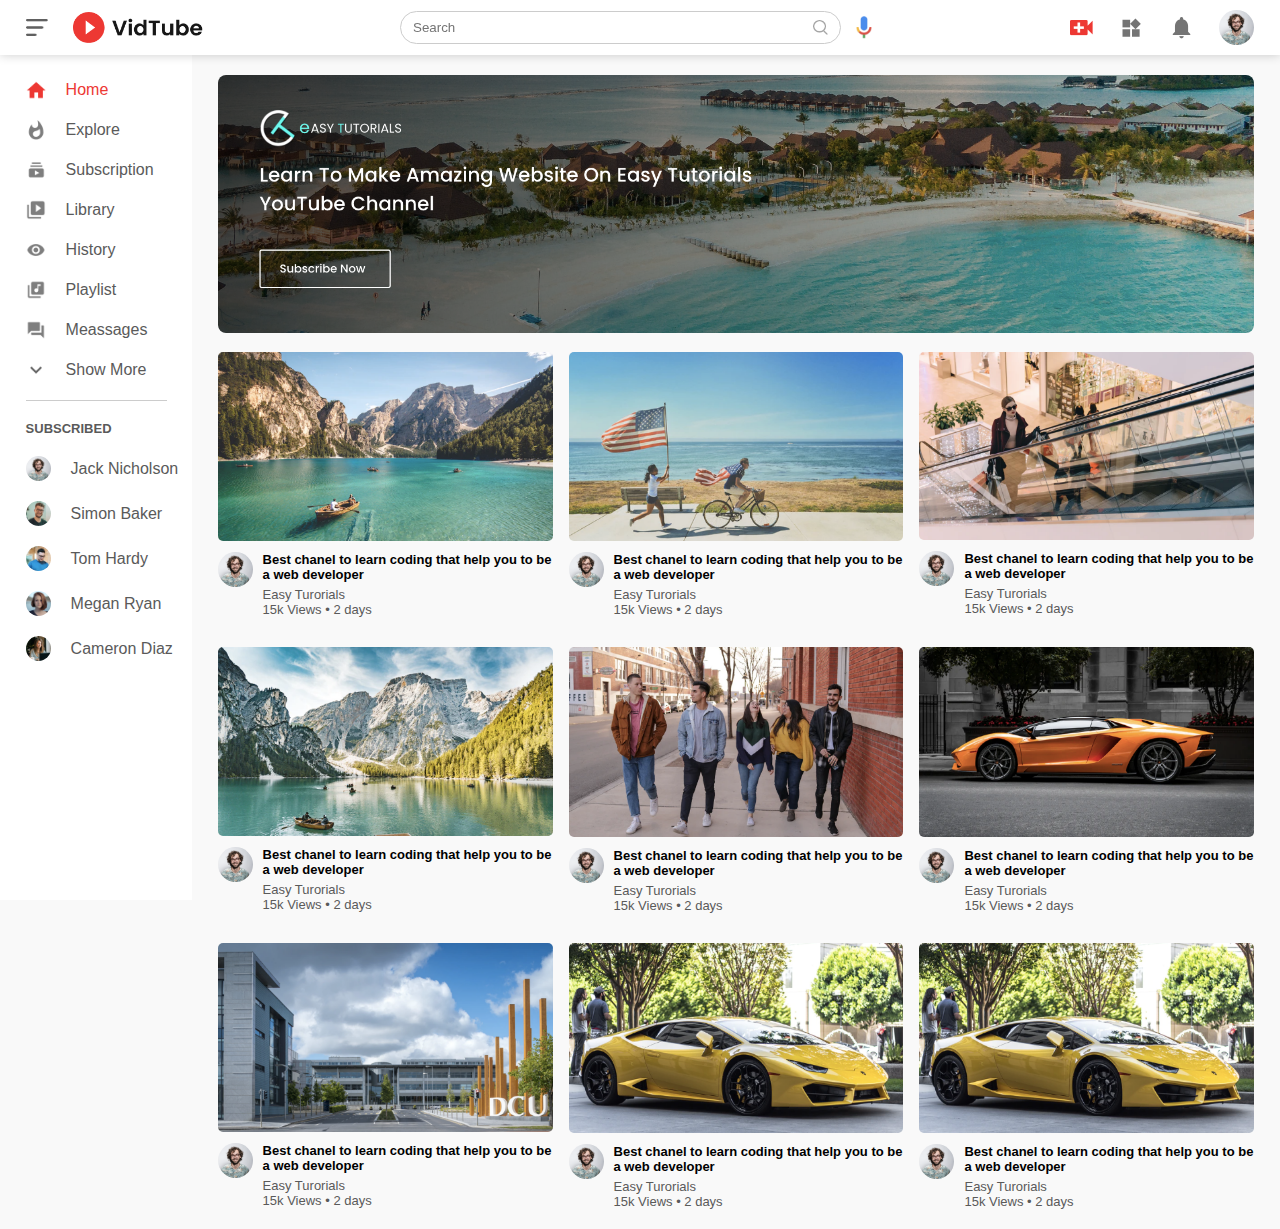
<file: index.html>
<!DOCTYPE html>
<html lang="en">
<head>
    <meta charset="UTF-8">
    <meta name="viewport" content="width=device-width, initial-scale=1.0">
    <title>VidTube</title>
    <link rel="stylesheet" href="style.css">
    <link rel="icon" type="image/x-icon" href="images/favicon-logo.png">
</head>
<body>
    
    <nav class="flex-div">
        <div class="nav-left flex-div">
            <img src="images/menu.png" alt="" class="menu-icon">
            <img src="images/logo.png" alt="" class="logo">
        </div>

        <div class="nav-middle flex-div">
            <div class="search-box flex-div">
                <input type="text" placeholder="Search">
                <img src="images/search.png" alt="">
            </div>
            <img src="images/voice-search.png" alt="" class="mic-icon">
        </div>

        <div class="nav-right flex-div">
            <img src="images/upload.png" alt="">
            <img src="images/more.png" alt="">
            <img src="images/notification.png" alt="">
            <img src="images/Jack.png" alt="" class="user-icon">
        </div>
    </nav>

    <!-- Sidebar -->

    <div class="sidebar">
        <div class="shortcut-links">
            <a href=""><img src="images/home.png" alt=""><p>Home</p></a>
            <a href=""><img src="images/explore.png" alt=""><p>Explore</p></a>
            <a href=""><img src="images/subscriprion.png" alt=""><p>Subscription</p></a>
            <a href=""><img src="images/library.png" alt=""><p>Library</p></a>
            <a href=""><img src="images/history.png" alt=""><p>History</p></a>
            <a href=""><img src="images/playlist.png" alt=""><p>Playlist</p></a>
            <a href=""><img src="images/messages.png" alt=""><p>Meassages</p></a>
            <a href=""><img src="images/show-more.png" alt=""><p>Show More</p></a>
            <hr>
        </div>

        <div class="subscribed-list">
            <h3>SUBSCRIBED</h3>
            <a href=""><img src="images/Jack.png" alt=""><p>Jack Nicholson</p></a>
            <a href=""><img src="images/simon.png" alt=""><p>Simon Baker</p></a>
            <a href=""><img src="images/tom.png" alt=""><p>Tom Hardy</p></a>
            <a href=""><img src="images/megan.png" alt=""><p>Megan Ryan</p></a>
            <a href=""><img src="images/cameron.png" alt=""><p>Cameron Diaz</p></a>
        </div>
    </div>

    <!-- Main Contents -->

    <div class="container">
        <div class="banner">
            <img src="images/banner.png" alt="">
        </div>

        <div class="list-container">
            <div class="vid-list">
                <a href="play-video.html"><img src="images/thumbnail1.png" alt="" class="thumbnail"></a>
                <div class="flex-div">
                    <img src="images/Jack.png" alt="">
                    <div class="vid-info">
                        <a href="play-video.html">Best chanel to learn coding that help you to be a web developer</a>
                        <p>Easy Turorials</p>
                        <p>15k Views &bull; 2 days</p>
                    </div>
                </div>
            </div>

            <div class="vid-list">
                <a href="play-video.html"><img src="images/thumbnail2.png" alt="" class="thumbnail"></a>
                <div class="flex-div">
                    <img src="images/Jack.png" alt="">
                    <div class="vid-info">
                        <a href="play-video.html">Best chanel to learn coding that help you to be a web developer</a>
                        <p>Easy Turorials</p>
                        <p>15k Views &bull; 2 days</p>
                    </div>
                </div>
            </div>

            <div class="vid-list">
                <a href="play-video.html"><img src="images/thumbnail3.png" alt="" class="thumbnail"></a>
                <div class="flex-div">
                    <img src="images/Jack.png" alt="">
                    <div class="vid-info">
                        <a href="play-video.html">Best chanel to learn coding that help you to be a web developer</a>
                        <p>Easy Turorials</p>
                        <p>15k Views &bull; 2 days</p>
                    </div>
                </div>
            </div>

            <div class="vid-list">
                <a href="play-video.html"><img src="images/thumbnail4.png" alt="" class="thumbnail"></a>
                <div class="flex-div">
                    <img src="images/Jack.png" alt="">
                    <div class="vid-info">
                        <a href="play-video.html">Best chanel to learn coding that help you to be a web developer</a>
                        <p>Easy Turorials</p>
                        <p>15k Views &bull; 2 days</p>
                    </div>
                </div>
            </div>

            <div class="vid-list">
                <a href="play-video.html"><img src="images/thumbnail5.png" alt="" class="thumbnail"></a>
                <div class="flex-div">
                    <img src="images/Jack.png" alt="">
                    <div class="vid-info">
                        <a href="play-video.html">Best chanel to learn coding that help you to be a web developer</a>
                        <p>Easy Turorials</p>
                        <p>15k Views &bull; 2 days</p>
                    </div>
                </div>
            </div>

            <div class="vid-list">
                <a href="play-video.html"><img src="images/thumbnail6.png" alt="" class="thumbnail"></a>
                <div class="flex-div">
                    <img src="images/Jack.png" alt="">
                    <div class="vid-info">
                        <a href="play-video.html">Best chanel to learn coding that help you to be a web developer</a>
                        <p>Easy Turorials</p>
                        <p>15k Views &bull; 2 days</p>
                    </div>
                </div>
            </div>

            <div class="vid-list">
                <a href="play-video.html"><img src="images/thumbnail7.png" alt="" class="thumbnail"></a>
                <div class="flex-div">
                    <img src="images/Jack.png" alt="">
                    <div class="vid-info">
                        <a href="play-video.html">Best chanel to learn coding that help you to be a web developer</a>
                        <p>Easy Turorials</p>
                        <p>15k Views &bull; 2 days</p>
                    </div>
                </div>
            </div>

            <div class="vid-list">
                <a href="play-video.html"><img src="images/thumbnail8.png" alt="" class="thumbnail"></a>
                <div class="flex-div">
                    <img src="images/Jack.png" alt="">
                    <div class="vid-info">
                        <a href="play-video.html">Best chanel to learn coding that help you to be a web developer</a>
                        <p>Easy Turorials</p>
                        <p>15k Views &bull; 2 days</p>
                    </div>
                </div>
            </div>

            <div class="vid-list">
                <a href="play-video.html"><img src="images/thumbnail8.png" alt="" class="thumbnail"></a>
                <div class="flex-div">
                    <img src="images/Jack.png" alt="">
                    <div class="vid-info">
                        <a href="play-video.html">Best chanel to learn coding that help you to be a web developer</a>
                        <p>Easy Turorials</p>
                        <p>15k Views &bull; 2 days</p>
                    </div>
                </div>
            </div>

        </div>
    </div>
<script src="script.js"></script>
</body>
</html>
</file>
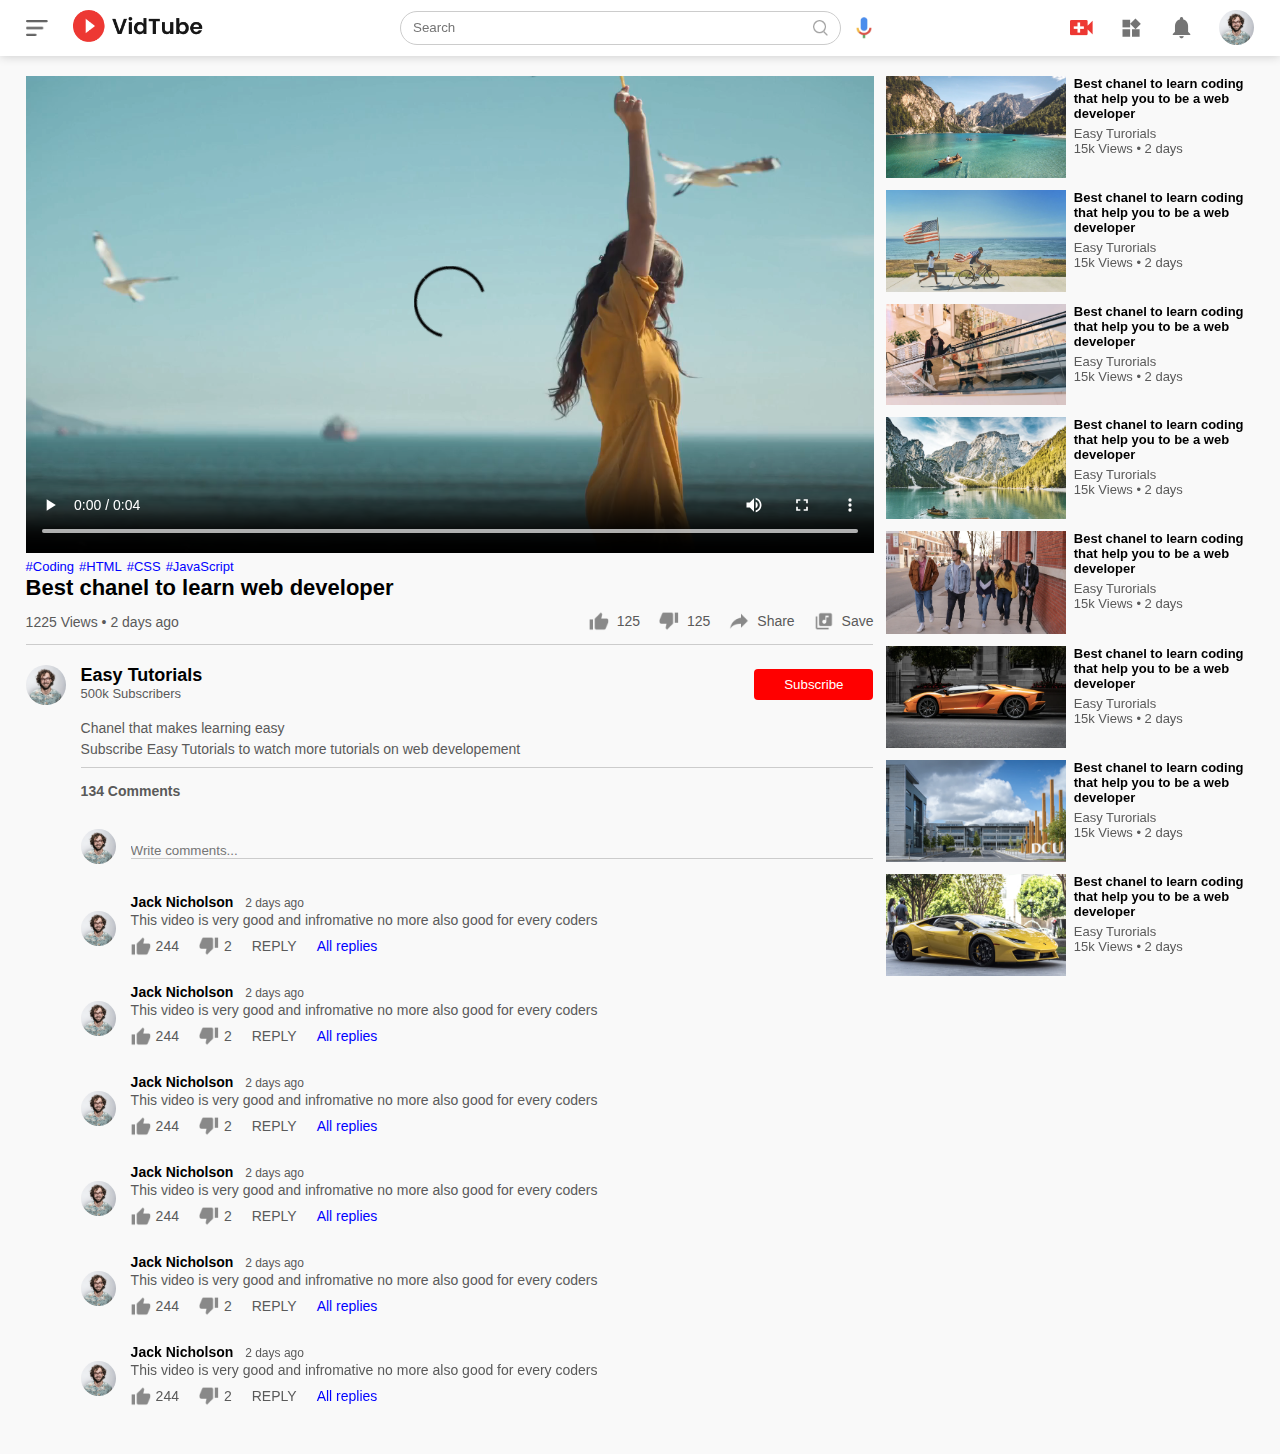
<file: play-video.html>
<!DOCTYPE html>
<html lang="en">
<head>
    <meta charset="UTF-8">
    <meta name="viewport" content="width=device-width, initial-scale=1.0">
    <title>Best chanel to learn web developer</title>
    <link rel="stylesheet" href="style.css">
    <link rel="icon" type="image/x-icon" href="images/favicon-logo.png">
</head>
<body>
    
    <nav class="flex-div">
        <div class="nav-left flex-div">
            <img src="images/menu.png" alt="" class="menu-icon">
            <a href="index.html"><img src="images/logo.png" alt="" class="logo"></a>
        </div>

        <div class="nav-middle flex-div">
            <div class="search-box flex-div">
                <input type="text" placeholder="Search">
                <img src="images/search.png" alt="">
            </div>
            <img src="images/voice-search.png" alt="" class="mic-icon">
        </div>

        <div class="nav-right flex-div">
            <img src="images/upload.png" alt="Upload" title="Upload">
            <img src="images/more.png" alt="" title="More">
            <img src="images/notification.png" alt="" title="Notification">
            <img src="images/Jack.png" alt="" class="user-icon" title="Your Chanel">
        </div> 
    </nav>

    <div class="container play-container">
        <div class="row">
            <div class="play-video">
                <video controls autoplay>
                    <source src="images/video.mp4" type="video/mp4">
                </video>

                <div class="tags">
                    <a href="">#Coding</a><a href="">#HTML</a><a href="">#CSS</a><a href="">#JavaScript</a>
                </div>

                <h3>Best chanel to learn web developer</h3>

                <div class="play-video-info">
                    <p>1225 Views &bull; 2 days ago</p>
                    <div>
                        <a href=""><img src="images/like.png" alt="">125</a>
                        <a href=""><img src="images/dislike.png" alt="">125</a>
                        <a href=""><img src="images/share.png" alt="">Share</a>
                        <a href=""><img src="images/save.png" alt="">Save</a>
                    </div>
                </div>
                <hr>

                <div class="publisher">
                    <img src="images/Jack.png" alt="">
                    <div>
                        <p>Easy Tutorials</p>
                        <span>500k Subscribers</span>
                    </div>
                    <button type="button">Subscribe</button>
                </div>

                <div class="vid-description">
                    <p>Chanel that makes learning easy</p>
                    <p>Subscribe Easy Tutorials to watch more tutorials on web developement</p>
                    <hr>
                    <h4> 134 Comments</h4>

                    <div class="add-comment">
                        <img src="images/Jack.png" alt="">
                        <input type="text" placeholder="Write comments...">
                    </div>

                    <div class="old-comment">
                        <img src="images/Jack.png" alt="">
                        <div>
                            <h3>Jack Nicholson <span>2 days ago</span></h3>
                            <p>This video is very good and infromative no more also good for every coders</p>
                            <div class="comment-action">
                                <img src="images/like.png" alt="">
                                <span>244</span>
                                <img src="images/dislike.png" alt="">
                                <span>2</span>
                                <span>REPLY</span>
                                <a href="">All replies</a>
                            </div>
                        </div>
                    </div>

                    <div class="old-comment">
                        <img src="images/Jack.png" alt="">
                        <div>
                            <h3>Jack Nicholson <span>2 days ago</span></h3>
                            <p>This video is very good and infromative no more also good for every coders</p>
                            <div class="comment-action">
                                <img src="images/like.png" alt="">
                                <span>244</span>
                                <img src="images/dislike.png" alt="">
                                <span>2</span>
                                <span>REPLY</span>
                                <a href="">All replies</a>
                            </div>
                        </div>
                    </div>

                    <div class="old-comment">
                        <img src="images/Jack.png" alt="">
                        <div>
                            <h3>Jack Nicholson <span>2 days ago</span></h3>
                            <p>This video is very good and infromative no more also good for every coders</p>
                            <div class="comment-action">
                                <img src="images/like.png" alt="">
                                <span>244</span>
                                <img src="images/dislike.png" alt="">
                                <span>2</span>
                                <span>REPLY</span>
                                <a href="">All replies</a>
                            </div>
                        </div>
                    </div>

                    <div class="old-comment">
                        <img src="images/Jack.png" alt="">
                        <div>
                            <h3>Jack Nicholson <span>2 days ago</span></h3>
                            <p>This video is very good and infromative no more also good for every coders</p>
                            <div class="comment-action">
                                <img src="images/like.png" alt="">
                                <span>244</span>
                                <img src="images/dislike.png" alt="">
                                <span>2</span>
                                <span>REPLY</span>
                                <a href="">All replies</a>
                            </div>
                        </div>
                    </div>

                    <div class="old-comment">
                        <img src="images/Jack.png" alt="">
                        <div>
                            <h3>Jack Nicholson <span>2 days ago</span></h3>
                            <p>This video is very good and infromative no more also good for every coders</p>
                            <div class="comment-action">
                                <img src="images/like.png" alt="">
                                <span>244</span>
                                <img src="images/dislike.png" alt="">
                                <span>2</span>
                                <span>REPLY</span>
                                <a href="">All replies</a>
                            </div>
                        </div>
                    </div>

                    <div class="old-comment">
                        <img src="images/Jack.png" alt="">
                        <div>
                            <h3>Jack Nicholson <span>2 days ago</span></h3>
                            <p>This video is very good and infromative no more also good for every coders</p>
                            <div class="comment-action">
                                <img src="images/like.png" alt="">
                                <span>244</span>
                                <img src="images/dislike.png" alt="">
                                <span>2</span>
                                <span>REPLY</span>
                                <a href="">All replies</a>
                            </div>
                        </div>
                    </div>
                </div>
            </div>

            <div class="right-sidebar">

                <div class="side-video-list">
                    <a href="" class="small-thumbnail"><img src="images/thumbnail1.png" alt=""></a>
                    <div class="vid-info">
                        <a href="">Best chanel to learn coding that help you to be a web developer</a>
                        <p>Easy Turorials</p>
                        <p>15k Views &bull; 2 days</p>
                    </div>
                </div>

                <div class="side-video-list">
                    <a href="" class="small-thumbnail"><img src="images/thumbnail2.png" alt=""></a>
                    <div class="vid-info">
                        <a href="">Best chanel to learn coding that help you to be a web developer</a>
                        <p>Easy Turorials</p>
                        <p>15k Views &bull; 2 days</p>
                    </div>
                </div>

                <div class="side-video-list">
                    <a href="" class="small-thumbnail"><img src="images/thumbnail3.png" alt=""></a>
                    <div class="vid-info">
                        <a href="">Best chanel to learn coding that help you to be a web developer</a>
                        <p>Easy Turorials</p>
                        <p>15k Views &bull; 2 days</p>
                    </div>
                </div>

                <div class="side-video-list">
                    <a href="" class="small-thumbnail"><img src="images/thumbnail4.png" alt=""></a>
                    <div class="vid-info">
                        <a href="">Best chanel to learn coding that help you to be a web developer</a>
                        <p>Easy Turorials</p>
                        <p>15k Views &bull; 2 days</p>
                    </div>
                </div>

                <div class="side-video-list">
                    <a href="" class="small-thumbnail"><img src="images/thumbnail5.png" alt=""></a>
                    <div class="vid-info">
                        <a href="">Best chanel to learn coding that help you to be a web developer</a>
                        <p>Easy Turorials</p>
                        <p>15k Views &bull; 2 days</p>
                    </div>
                </div>

                <div class="side-video-list">
                    <a href="" class="small-thumbnail"><img src="images/thumbnail6.png" alt=""></a>
                    <div class="vid-info">
                        <a href="">Best chanel to learn coding that help you to be a web developer</a>
                        <p>Easy Turorials</p>
                        <p>15k Views &bull; 2 days</p>
                    </div>
                </div>

                <div class="side-video-list">
                    <a href="" class="small-thumbnail"><img src="images/thumbnail7.png" alt=""></a>
                    <div class="vid-info">
                        <a href="">Best chanel to learn coding that help you to be a web developer</a>
                        <p>Easy Turorials</p>
                        <p>15k Views &bull; 2 days</p>
                    </div>
                </div>

                <div class="side-video-list">
                    <a href="" class="small-thumbnail"><img src="images/thumbnail8.png" alt=""></a>
                    <div class="vid-info">
                        <a href="">Best chanel to learn coding that help you to be a web developer</a>
                        <p>Easy Turorials</p>
                        <p>15k Views &bull; 2 days</p>
                    </div>
                </div>

            </div>
        </div>
    </div>

</body>
</html>
</file>
<file: style.css>
* {
    padding: 0;
    margin: 0;
    font-family: 'poppins', sans-serif;
    box-sizing: border-box;
}

a {
    text-decoration: none;
    color: #5a5a5a;
}

img {
    cursor: pointer;
}

.flex-div {
    display: flex;
    align-items: center;
}

nav {
    padding: 10px 2%;
    justify-content: space-between;
    box-shadow: 0 0 10px rgba(0, 0, 0, 0.2);
    background: #fff;
    position: sticky;
    top: 0;
    z-index: 10;
}

.nav-right img {
    width: 25px;
    margin-right: 25px;
}

.nav-right .user-icon {
    width: 35px;
    border-radius: 50%;
    margin-right: 0;
}

.nav-left .menu-icon {
    width: 22px;
    margin-right: 25px;
}

.nav-left .logo {
    width: 130px;

}

.nav-middle .mic-icon {
    width: 16px;
}

.nav-middle .search-box {
    border: 1px solid #ccc;
    margin-right: 15px;
    padding: 8px 12px;
    border-radius: 25px;
}

.nav-middle .search-box input {
    width: 400px;
    border: 0;
    outline: 0;
    background: transparent;
}

.nav-middle .search-box img {
    width: 15px;

}

/* Sidebar */

.sidebar {
    background: #fff;
    width: 15%;
    height: 100vh;
    position: fixed;
    top: 0;
    padding-left: 2%;
    padding-top: 80px;
}

.sidebar .shortcut-links a img {
    width: 20px;
    margin-right: 20px;

}

.sidebar .shortcut-links a {
    display: flex;
    align-items: center;
    margin-bottom: 20px;
    width: fit-content;
    flex-wrap: wrap;
}

.sidebar .shortcut-links a:first-child {
    color: #ed3833;
}

.sidebar hr {
    border: 0;
    height: 1px;
    background: #ccc;
    width: 85%;
}

.subscribed-list h3 {
    font-size: 13px;
    margin: 20px 0;
    color: #5a5a5a;
}

.subscribed-list a {
    display: flex;
    align-items: center;
    margin-bottom: 20px;
    width: fit-content;
    flex-wrap: wrap;
}

.subscribed-list a img {
    width: 25px;
    border-radius: 50%;
    margin-right: 20px;
}

.small-sidebar {
    width: 5%;
}

.small-sidebar a p {
    display: none;
}

.small-sidebar h3 {
    display: none; 
}

.small-sidebar hr {
    width: 50%;
    margin-bottom: 25px;
}

/* Main Contents */

.container {
    background: #f9f9f9;
    padding-left: 17%;
    padding-right: 2%;
    padding-top: 20px;
    padding-bottom: 20px;
}

.large-container {
    padding-left: 7%;
    
}

.container .banner {
    width: 100%;
    
}

.container .banner img {
    width: 100%;
    border-radius: 8px;

}

.list-container {
    display: grid;
    grid-template-columns: repeat(auto-fit, minmax(250px, 1fr));
    grid-column-gap: 16px;
    grid-row-gap: 30px;
    margin-top: 15px;
}

 .vid-list .thumbnail {
    width: 100%;
    border-radius: 5px;
}

.vid-list .flex-div {
    align-items: flex-start;
    margin-top: 7px;
}

.vid-list .flex-div img {
    width: 35px;
    margin-right: 10px;
    border-radius: 50%;
}

.vid-info {
    color: #5a5a5a;
    font-size: 13px;
}

.vid-info a {
    color: #000;
    font-weight: 600;
    display: block;
    margin-bottom: 5px;
}

@media (max-width: 900px) {
    
    .menu-icon {
        display: none;
    }

    .sidebar {
        display: none;
    }

    .container, .large-container {
        padding-left: 5%;
        padding-right: 5%;
    }

    .nav-right img {
        display: none;
    }

    .nav-right .user-icon {
        display: block;
        width: 30px;
    }

    .nav-middle .search-box input {
        width: 100px;
    }

    .nav-middle .mic-icon {
        display: none;
    }

    .logo {
        width: 90px;
    }
}


/* Play Video Page */

.play-container {
    padding-left: 2%;
}

.row {
    display: flex;
    justify-content: space-between;
    flex-wrap: wrap;
}

.play-video {
    flex-basis: 69%;
}

.right-sidebar {
    flex-basis: 30%;
}

.play-video video {
    width: 100%;
}

.side-video-list {
    display: flex;
    justify-content: space-between;
    margin-bottom: 8px;
}

.side-video-list img {
    width: 100%;
}

.side-video-list .small-thumbnail {
    flex-basis: 49%;
}

.side-video-list .vid-info {
    flex-basis: 49%;
}

.play-video .tags a {
    color: #0000ff;
    font-size: 13px;
    margin-right: 5px;  /*Extra added by me*/
}

.play-video h3 {
    font-weight: 600;
    font-size: 22px;
}

.play-video .play-video-info {
    display: flex;
    align-items: center;
    justify-content: space-between;
    flex-wrap: wrap;
    margin-top: 10px;
    font-size: 14px;
    color: #5a5a5a;
}

.play-video .play-video-info a img {
    width: 20px;
    margin-right: 8px;
}

.play-video .play-video-info a {
    display: inline-flex;
    align-items: center;
    margin-left: 15px;
}

.play-video hr {
    border: 0;
    height: 1px;
    background: #ccc;
    margin: 10px 0px;
}

.publisher {
    display: flex;
    align-items: center;
    margin-top: 20px;
}

.publisher div {
    flex: 1;
    line-height: 18px;
}

.publisher img {
    width: 40px;
    border-radius: 50%;
    margin-right: 15px;
}

.publisher div p {
    color: #000;
    font-weight: 600;
    font-size: 18px;
}

.publisher div span {
    font-size: 13px;
    color: #5a5a5a;
}

.publisher button {
    background: red;
    color: #fff;
    padding: 8px 30px; 
    border: 0;
    outline: 0;
    border-radius: 4px;
    cursor: pointer;
}

.vid-description {
    padding-left: 55px;
    margin: 15px 0px;
}

.vid-description p {
    font-size: 14px;
    margin-bottom: 5px;
    color: #5a5a5a;
}

.vid-description h4 {
    font-size: 14px;
    color: #5a5a5a;
    margin-top: 15px;
}

.add-comment {
    display: flex;
    align-items: center;
    margin: 30px 0px;
}

.add-comment img {
    width: 35px;
    border-radius: 50%;
    margin-right: 15px;
}

.add-comment input {
    border: 0;
    outline: 0;
    border-bottom: 1px solid #ccc;
    width: 100%;
    padding-top: 10px;
    background: transparent;
}

.old-comment  {
    display: flex;
    align-items: center;
    margin: 20px 0px;
}

.old-comment img {
    width: 35px;
    border-radius: 50%;
    margin-right: 15px;
}

.old-comment h3 {
    font-size: 14px;
    margin-bottom: 2px;
}

.old-comment h3 span {
    font-size: 12px;
    color: #5a5a5a;
    font-weight: 500;
    margin-left: 8px;
}

.old-comment .comment-action {
    display: flex;
    align-items: center;
    margin: 8px 0px;
    font-size: 14px;
}

.old-comment .comment-action img {
    border-radius: 0px;
    width: 20px;
    margin-right: 5px;   
}

.old-comment .comment-action span {
    margin-right: 20px;
    color: #5a5a5a;
}

.old-comment .comment-action a {
    color: #0000ff;
}

@media (max-width: 900px) {
    
    .play-video {
        flex-basis: 100%;
    }

    .right-sidebar {
        flex-basis: 100%;
    }

    .play-container {
        padding-left: 5%;   
    }

    .vid-description {
        padding-left: 0px;
    }

    .play-video .play-video-info a {
        margin-left: 0px;
        margin-right: 15px;
        margin-top: 15px;
        
    }
}
</file>
